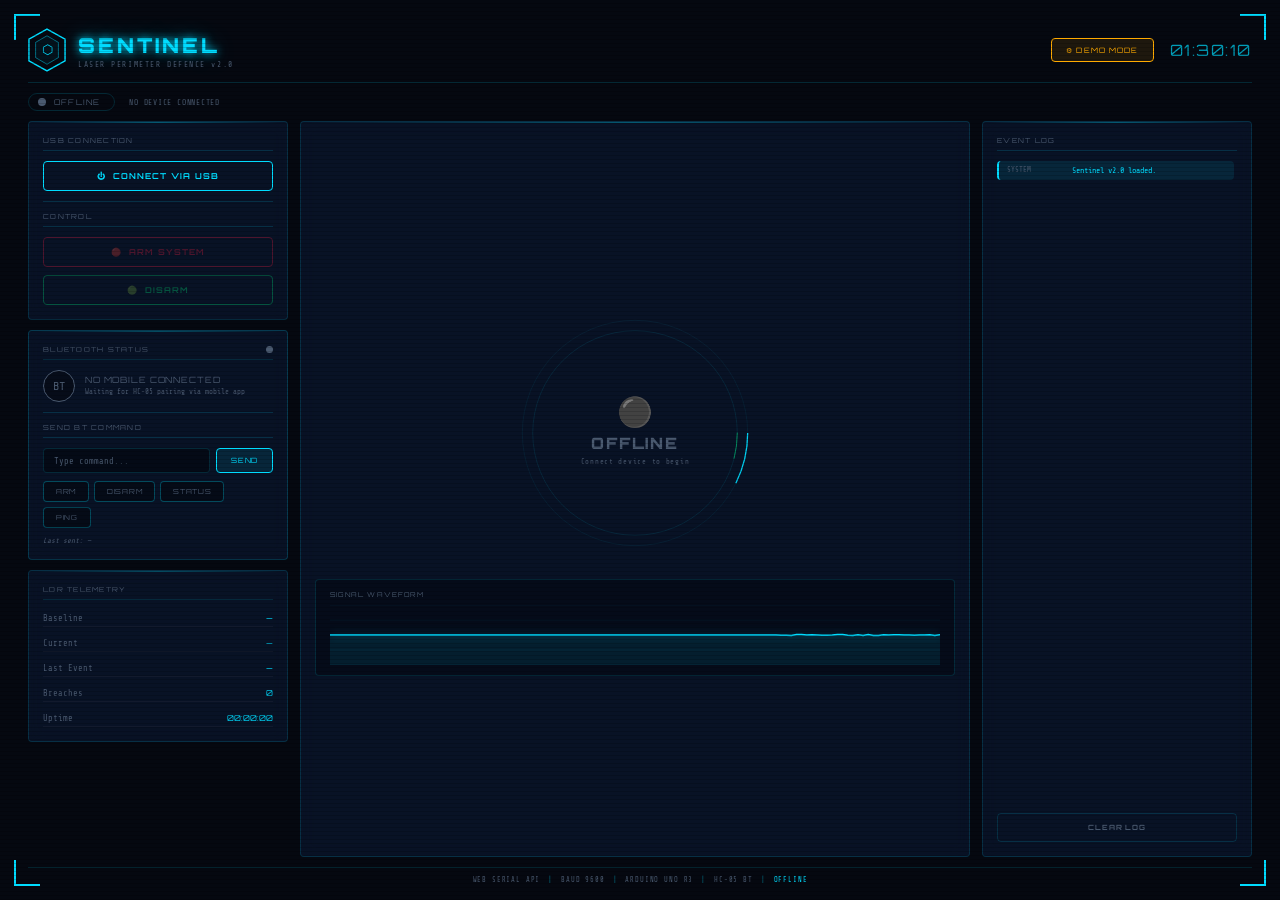
<file: web/index.html>
<!DOCTYPE html>
<html lang="en">
<head>
  <meta charset="UTF-8" />
  <meta name="viewport" content="width=device-width, initial-scale=1.0" />
  <title>SENTINEL // Security Command Center</title>
  <link rel="stylesheet" href="style.css" />
</head>
<body>

  <div class="scanlines" aria-hidden="true"></div>
  <div class="corner tl"></div>
  <div class="corner tr"></div>
  <div class="corner bl"></div>
  <div class="corner br"></div>

  <!-- Audio elements -->
  <audio id="audioAlarm" loop></audio>
  <audio id="audioArm"></audio>
  <audio id="audioDisarm"></audio>

  <div class="hud-wrapper">

    <!-- HEADER -->
    <header>
      <div class="logo-block">
        <svg class="logo-hex" viewBox="0 0 40 46" fill="none">
          <polygon points="20,1 39,11.5 39,34.5 20,45 1,34.5 1,11.5" stroke="#00dcff" stroke-width="1.5" fill="none"/>
          <polygon points="20,8 32,15 32,31 20,38 8,31 8,15" stroke="#00dcff" stroke-width="0.5" fill="rgba(0,220,255,0.05)"/>
          <text x="20" y="27" text-anchor="middle" fill="#00dcff" font-size="14" font-family="monospace">⬡</text>
        </svg>
        <div>
          <h1>SENTINEL</h1>
          <p class="subtitle">LASER PERIMETER DEFENCE v2.0</p>
        </div>
      </div>
      <div class="header-right">
        <button class="btn-demo" id="btnDemo">⚙ DEMO MODE</button>
        <div class="sys-time" id="sysTime">00:00:00</div>
      </div>
    </header>

    <!-- STATUS BAR -->
    <section class="status-bar">
      <div class="status-pill" id="statusPill">
        <span class="status-dot" id="statusDot"></span>
        <span id="statusText">OFFLINE</span>
      </div>
      <div class="port-label" id="portLabel">NO DEVICE CONNECTED</div>
      <div class="demo-badge hidden" id="demoBadge">◈ DEMO MODE ACTIVE</div>
    </section>

    <!-- MAIN GRID -->
    <main class="main-grid">

      <!-- LEFT PANEL: USB + BT + Telemetry -->
      <div class="left-col">

        <!-- USB Connection -->
        <div class="panel">
          <div class="panel-label">USB CONNECTION</div>
          <button class="btn btn-connect" id="btnConnect">
            <span>⏻</span> CONNECT VIA USB
          </button>
          <button class="btn btn-connect btn-disconnect hidden" id="btnDisconnect">
            <span>✕</span> DISCONNECT
          </button>
          <div class="divider"></div>
          <div class="panel-label">CONTROL</div>
          <button class="btn btn-arm" id="btnArm" disabled>
            <span>🔴</span> ARM SYSTEM
          </button>
          <button class="btn btn-disarm" id="btnDisarm" disabled>
            <span>🟢</span> DISARM
          </button>
        </div>

        <!-- Bluetooth Panel -->
        <div class="panel bt-panel">
          <div class="panel-label">
            <span>BLUETOOTH STATUS</span>
            <span class="bt-dot" id="btDot"></span>
          </div>
          <div class="bt-status-row">
            <span class="bt-icon" id="btIcon">BT</span>
            <div class="bt-info">
              <div class="bt-device-name" id="btDeviceName">NO MOBILE CONNECTED</div>
              <div class="bt-sub" id="btStatusSub">Waiting for HC-05 pairing via mobile app</div>
            </div>
          </div>
          <div class="divider"></div>
          <div class="panel-label">SEND BT COMMAND</div>
          <div class="bt-cmd-row">
            <input class="bt-input" id="btInput" type="text" placeholder="Type command..." maxlength="32" />
            <button class="btn-send" id="btnBtSend">SEND</button>
          </div>
          <div class="bt-cmd-presets">
            <button class="preset-btn" data-cmd="1">ARM</button>
            <button class="preset-btn" data-cmd="0">DISARM</button>
            <button class="preset-btn" data-cmd="STATUS">STATUS</button>
            <button class="preset-btn" data-cmd="PING">PING</button>
          </div>
          <div class="bt-last-cmd" id="btLastCmd">Last sent: —</div>
        </div>

        <!-- Telemetry -->
        <div class="panel">
          <div class="panel-label">LDR TELEMETRY</div>
          <div class="telemetry-row"><span>Baseline</span><span id="telBase">—</span></div>
          <div class="telemetry-row"><span>Current</span><span id="telCurrent">—</span></div>
          <div class="telemetry-row"><span>Last Event</span><span id="telLast">—</span></div>
          <div class="telemetry-row"><span>Breaches</span><span id="telBreaches">0</span></div>
          <div class="telemetry-row"><span>Uptime</span><span id="telUptime">00:00:00</span></div>
        </div>

      </div>

      <!-- CENTER PANEL -->
      <div class="panel center-panel">

        <!-- Big status ring -->
        <div class="big-status-ring" id="bigRing">
          <svg class="ring-svg" viewBox="0 0 300 300">
            <circle cx="150" cy="150" r="130" stroke="rgba(0,220,255,0.08)" stroke-width="1" fill="none"/>
            <circle cx="150" cy="150" r="118" stroke="rgba(0,220,255,0.12)" stroke-width="1" fill="none"/>
            <circle class="ring-spin" cx="150" cy="150" r="130" stroke="url(#spinGrad)" stroke-width="1.5" fill="none" stroke-dasharray="60 760"/>
            <circle class="ring-spin-rev" cx="150" cy="150" r="118" stroke="url(#spinGradRev)" stroke-width="1" fill="none" stroke-dasharray="30 710"/>
            <!-- tick marks -->
            <g id="ticks"></g>
            <defs>
              <linearGradient id="spinGrad" gradientUnits="userSpaceOnUse">
                <stop offset="0%" stop-color="#00dcff" stop-opacity="0"/>
                <stop offset="100%" stop-color="#00dcff" stop-opacity="1"/>
              </linearGradient>
              <linearGradient id="spinGradRev" gradientUnits="userSpaceOnUse">
                <stop offset="0%" stop-color="#00ff88" stop-opacity="0"/>
                <stop offset="100%" stop-color="#00ff88" stop-opacity="0.6"/>
              </linearGradient>
            </defs>
          </svg>
          <div class="ring-inner">
            <div class="ring-icon" id="ringIcon">⚫</div>
            <div class="ring-state" id="ringState">OFFLINE</div>
            <div class="ring-sub" id="ringSub">Connect device to begin</div>
          </div>
        </div>

        <!-- Waveform canvas -->
        <div class="waveform-container">
          <div class="waveform-label">SIGNAL WAVEFORM</div>
          <canvas id="waveCanvas" width="600" height="60"></canvas>
        </div>

        <!-- Alarm flash -->
        <div class="alarm-flash hidden" id="alarmFlash">⚠ BREACH DETECTED ⚠</div>

      </div>

      <!-- RIGHT PANEL: Event Log -->
      <div class="panel log-panel">
        <div class="panel-label">EVENT LOG</div>
        <div class="log-scroll" id="eventLog">
          <div class="log-entry log-system">
            <span class="log-time">SYSTEM</span>
            <span class="log-msg">Sentinel v2.0 loaded.</span>
          </div>
        </div>
        <button class="btn btn-clear" id="btnClear">CLEAR LOG</button>
      </div>

    </main>

    <!-- FOOTER -->
    <footer>
      <span>WEB SERIAL API</span>
      <span class="footer-sep">|</span>
      <span>BAUD 9600</span>
      <span class="footer-sep">|</span>
      <span>ARDUINO UNO R3</span>
      <span class="footer-sep">|</span>
      <span>HC-05 BT</span>
      <span class="footer-sep">|</span>
      <span id="footerStatus">STANDBY</span>
    </footer>

  </div>

  <!-- DEMO MODE MODAL -->
  <div class="modal-overlay hidden" id="demoOverlay">
    <div class="modal">
      <div class="modal-title">⚙ DEMO MODE</div>
      <p class="modal-desc">Simulate the system without an Arduino connected. Tests all UI states, sounds, and the event log.</p>
      <div class="demo-controls">
        <button class="demo-btn" id="demoArm">ARM SYSTEM</button>
        <button class="demo-btn demo-btn-disarm" id="demoDisarm">DISARM</button>
        <button class="demo-btn demo-btn-alarm" id="demoAlarm">TRIGGER ALARM</button>
        <button class="demo-btn" id="demoLdr">SIMULATE LDR DATA</button>
        <button class="demo-btn" id="demoCalib">SIMULATE CALIBRATION</button>
        <button class="demo-btn" id="demoBtConnect">SIMULATE BT CONNECT</button>
        <button class="demo-btn" id="demoBtDisconnect">SIMULATE BT DISCONNECT</button>
      </div>
      <button class="modal-close" id="demoClose">✕ CLOSE DEMO</button>
    </div>
  </div>

  <script src="script.js"></script>
</body>
</html>
</file>
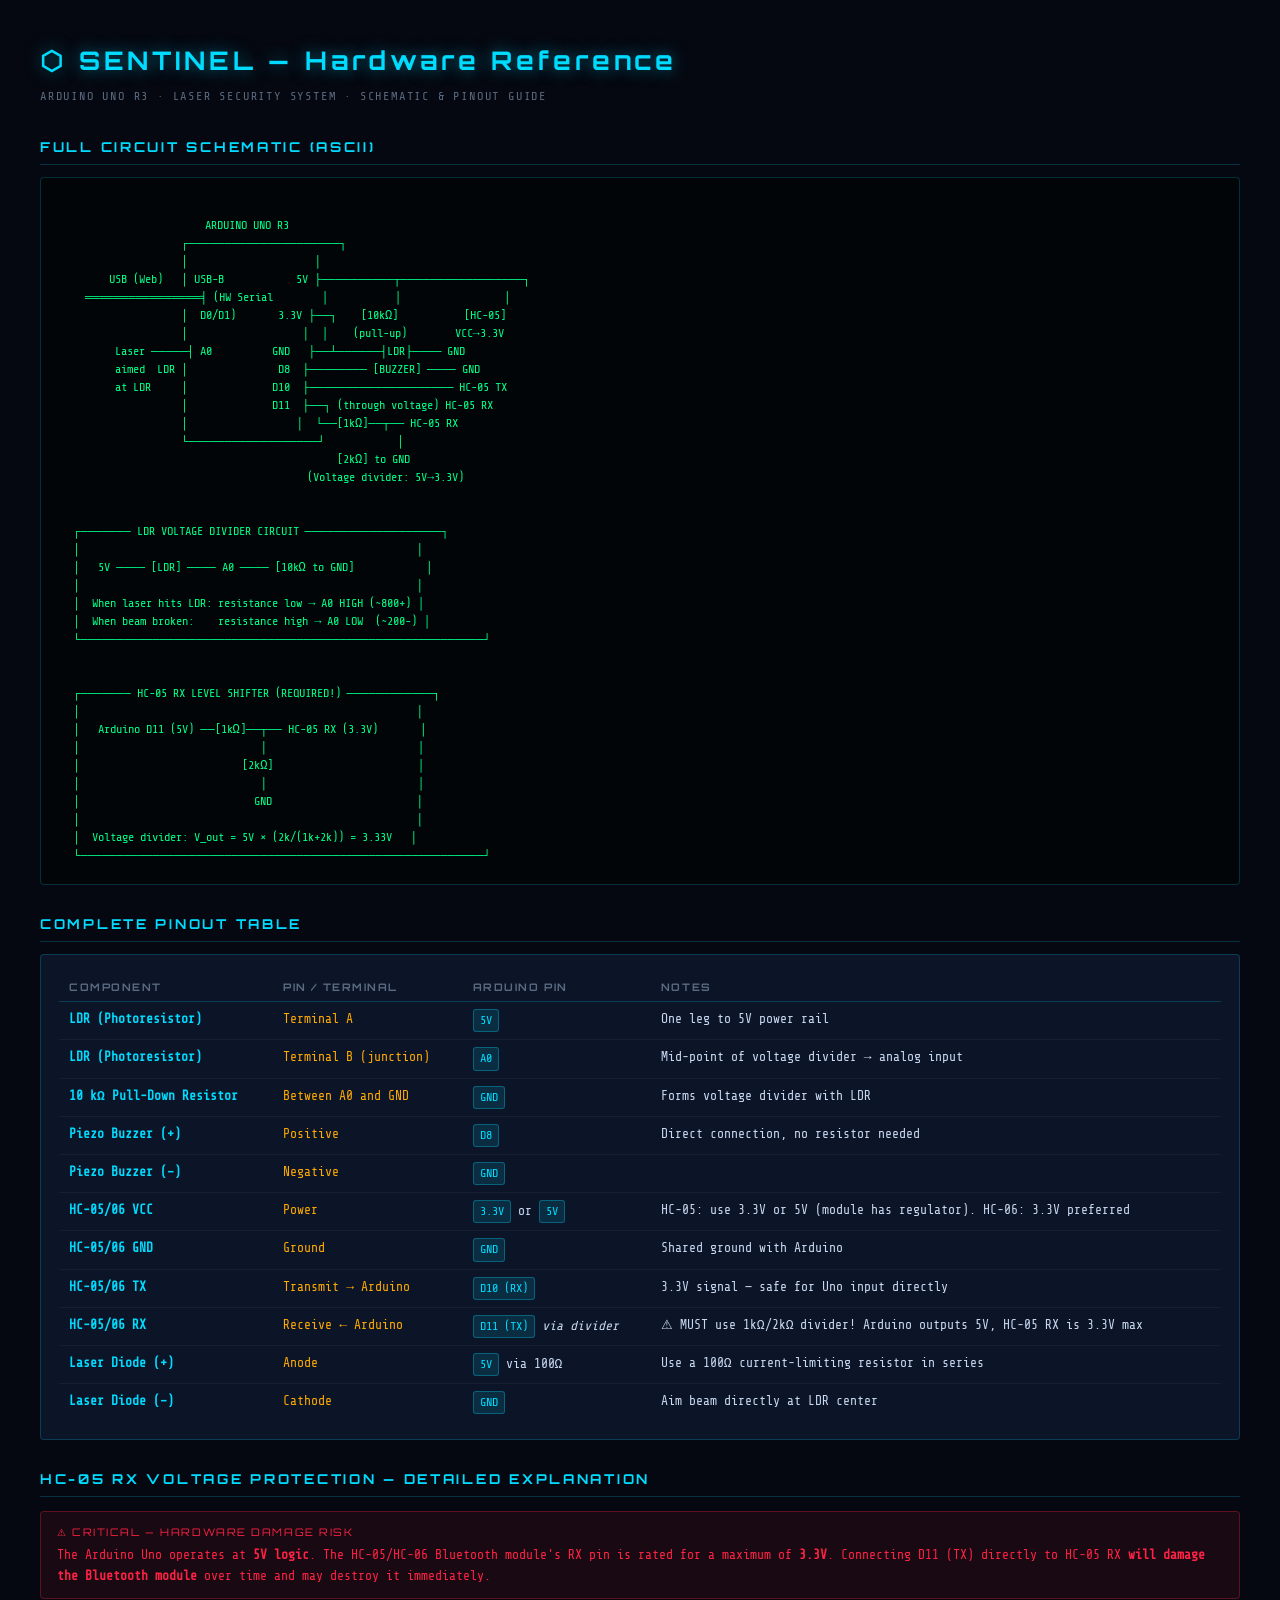
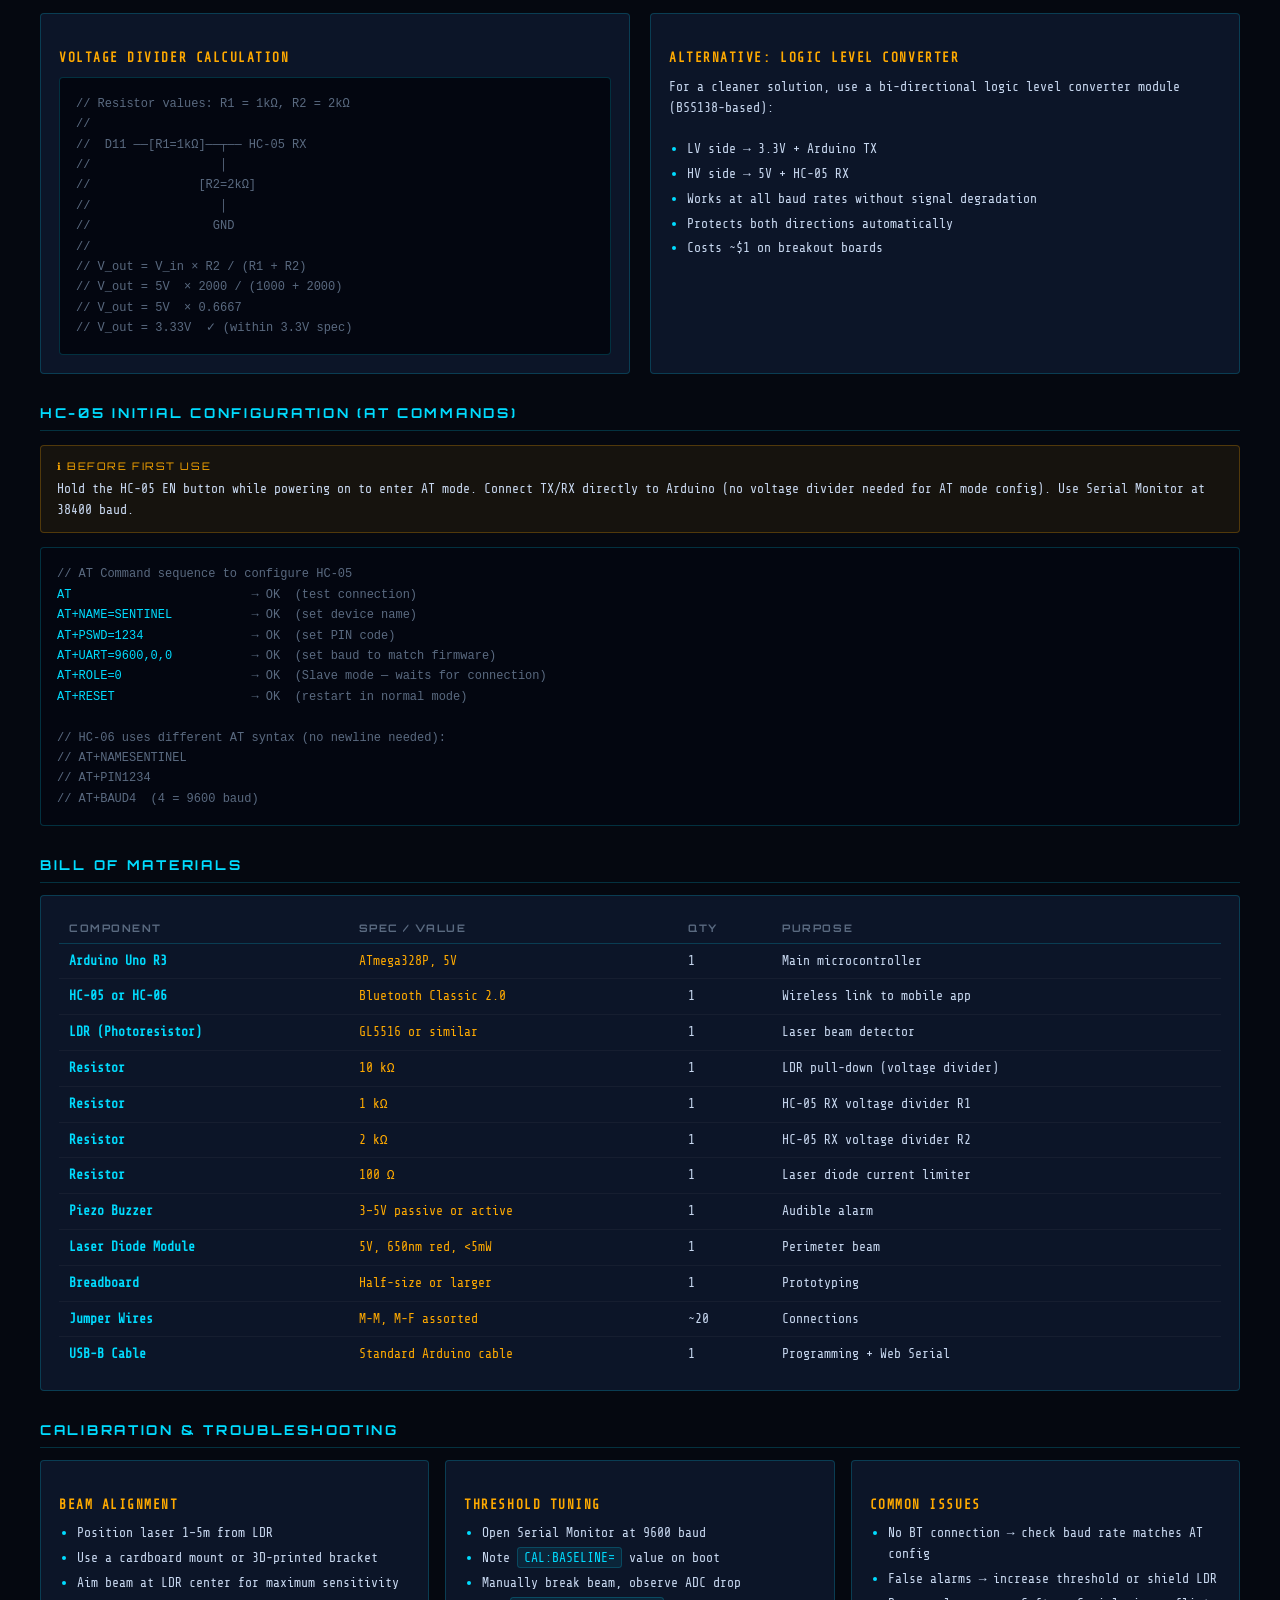
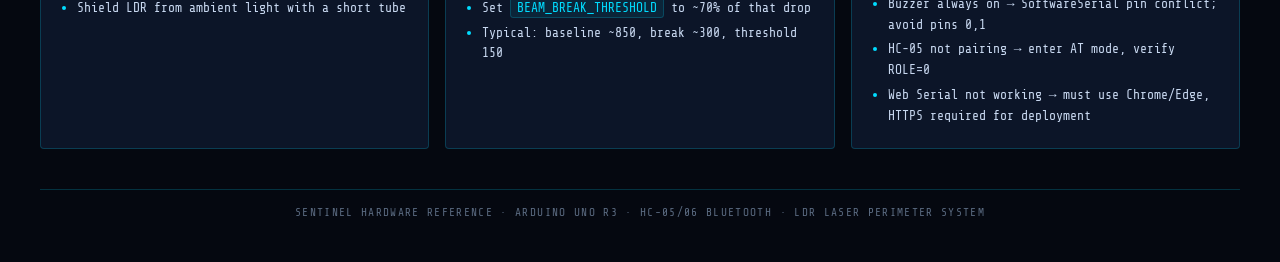
<file: hardware/hardware_schema.html>
<!DOCTYPE html>
<html lang="en">
<head>
<meta charset="UTF-8"/>
<title>SENTINEL — Hardware Schematic Guide</title>
<style>
  @import url('https://fonts.googleapis.com/css2?family=Share+Tech+Mono&family=Orbitron:wght@700&display=swap');

  :root {
    --bg: #050810; --panel: #0c1528; --border: rgba(0,220,255,0.2);
    --cyan: #00dcff; --green: #00ff88; --red: #ff2244; --amber: #ffaa00;
    --text: #c8d8f0; --dim: #5a6a80;
    --mono: 'Share Tech Mono', monospace;
    --hud: 'Orbitron', sans-serif;
  }
  * { box-sizing: border-box; margin:0; padding:0; }
  body { background:var(--bg); color:var(--text); font-family:var(--mono); font-size:13px; padding:40px; line-height:1.6; }

  h1 { font-family:var(--hud); font-size:1.6rem; color:var(--cyan); letter-spacing:.15em; margin-bottom:6px;
       text-shadow: 0 0 16px rgba(0,220,255,.5); }
  h2 { font-family:var(--hud); font-size:.85rem; color:var(--cyan); letter-spacing:.2em; margin:28px 0 12px;
       border-bottom:1px solid var(--border); padding-bottom:6px; }
  h3 { color:var(--amber); font-size:.8rem; letter-spacing:.12em; margin:16px 0 8px; }

  .subtitle { color:var(--dim); letter-spacing:.15em; font-size:.75rem; margin-bottom:30px; }

  .grid2 { display:grid; grid-template-columns:1fr 1fr; gap:20px; }
  .grid3 { display:grid; grid-template-columns:1fr 1fr 1fr; gap:16px; }

  .panel { background:var(--panel); border:1px solid var(--border); border-radius:4px; padding:18px; }

  table { width:100%; border-collapse:collapse; }
  th { font-family:var(--hud); font-size:.65rem; letter-spacing:.15em; color:var(--dim);
       text-align:left; padding:6px 10px; border-bottom:1px solid var(--border); }
  td { padding:7px 10px; border-bottom:1px solid rgba(255,255,255,.04); vertical-align:top; }
  tr:last-child td { border-bottom:none; }
  td:first-child { color:var(--cyan); font-weight:bold; white-space:nowrap; }
  td:nth-child(2) { color:var(--amber); }

  .note { background:rgba(255,170,0,.07); border:1px solid rgba(255,170,0,.25); border-radius:4px;
          padding:12px 16px; margin:14px 0; }
  .danger { background:rgba(255,34,68,.08); border:1px solid rgba(255,34,68,.3); border-radius:4px;
            padding:12px 16px; margin:14px 0; color:var(--red); }
  .note-label { font-family:var(--hud); font-size:.65rem; color:var(--amber); letter-spacing:.15em; margin-bottom:4px; }
  .danger-label { font-family:var(--hud); font-size:.65rem; color:var(--red); letter-spacing:.15em; margin-bottom:4px; }

  code { background:rgba(0,220,255,.08); border:1px solid rgba(0,220,255,.2); border-radius:3px;
         padding:2px 6px; color:var(--cyan); font-family:var(--mono); }

  pre { background:#030610; border:1px solid var(--border); border-radius:4px; padding:16px;
        overflow-x:auto; color:var(--green); line-height:1.7; font-size:12px; }
  pre .c { color:var(--dim); }
  pre .k { color:var(--amber); }
  pre .n { color:var(--cyan); }

  /* ASCII Schematic */
  .schematic { background:#020508; border:1px solid var(--border); border-radius:4px;
               padding:20px; overflow-x:auto; white-space:pre; font-size:12px;
               color:var(--green); line-height:1.5; }

  .pin-badge { display:inline-block; background:rgba(0,220,255,.12); border:1px solid rgba(0,220,255,.3);
               border-radius:3px; padding:1px 6px; color:var(--cyan); font-size:.75rem; }

  ul { padding-left:18px; }
  li { margin-bottom:4px; }
  li::marker { color:var(--cyan); }

  footer { margin-top:40px; padding-top:14px; border-top:1px solid var(--border);
           color:var(--dim); font-size:.7rem; letter-spacing:.12em; text-align:center; }
</style>
</head>
<body>

<h1>⬡ SENTINEL — Hardware Reference</h1>
<p class="subtitle">ARDUINO UNO R3 · LASER SECURITY SYSTEM · SCHEMATIC & PINOUT GUIDE</p>

<!-- ── Full Schematic ─────────────────────────────────────── -->
<h2>FULL CIRCUIT SCHEMATIC (ASCII)</h2>
<div class="schematic">
                        ARDUINO UNO R3
                    ┌─────────────────────┐
                    │                     │
        USB (Web)   │ USB-B            5V ├──────────┬─────────────────┐
    ════════════════╡ (HW Serial        │           │                 │
                    │  D0/D1)       3.3V ├──┐    [10kΩ]           [HC-05]
                    │                   │  │    (pull-up)        VCC→3.3V
         Laser ─────┤ A0          GND   ├──┴──────┤LDR├──── GND
         aimed  LDR │               D8  ├──────── [BUZZER] ──── GND
         at LDR     │              D10  ├──────────────────── HC-05 TX
                    │              D11  ├──┐ (through voltage) HC-05 RX
                    │                  │  └──[1kΩ]──┬── HC-05 RX
                    └──────────────────┘            │
                                              [2kΩ] to GND
                                         (Voltage divider: 5V→3.3V)


  ┌─────── LDR VOLTAGE DIVIDER CIRCUIT ───────────────────┐
  │                                                        │
  │   5V ──── [LDR] ──── A0 ──── [10kΩ to GND]            │
  │                                                        │
  │  When laser hits LDR: resistance low → A0 HIGH (~800+) │
  │  When beam broken:    resistance high → A0 LOW  (~200-) │
  └────────────────────────────────────────────────────────┘


  ┌─────── HC-05 RX LEVEL SHIFTER (REQUIRED!) ────────────┐
  │                                                        │
  │   Arduino D11 (5V) ──[1kΩ]──┬── HC-05 RX (3.3V)       │
  │                              │                         │
  │                           [2kΩ]                        │
  │                              │                         │
  │                             GND                        │
  │                                                        │
  │  Voltage divider: V_out = 5V × (2k/(1k+2k)) = 3.33V   │
  └────────────────────────────────────────────────────────┘
</div>

<!-- ── Pin Table ──────────────────────────────────────────── -->
<h2>COMPLETE PINOUT TABLE</h2>
<div class="panel">
  <table>
    <thead>
      <tr><th>COMPONENT</th><th>PIN / TERMINAL</th><th>ARDUINO PIN</th><th>NOTES</th></tr>
    </thead>
    <tbody>
      <tr>
        <td>LDR (Photoresistor)</td>
        <td>Terminal A</td>
        <td><span class="pin-badge">5V</span></td>
        <td>One leg to 5V power rail</td>
      </tr>
      <tr>
        <td>LDR (Photoresistor)</td>
        <td>Terminal B (junction)</td>
        <td><span class="pin-badge">A0</span></td>
        <td>Mid-point of voltage divider → analog input</td>
      </tr>
      <tr>
        <td>10 kΩ Pull-Down Resistor</td>
        <td>Between A0 and GND</td>
        <td><span class="pin-badge">GND</span></td>
        <td>Forms voltage divider with LDR</td>
      </tr>
      <tr>
        <td>Piezo Buzzer (+)</td>
        <td>Positive</td>
        <td><span class="pin-badge">D8</span></td>
        <td>Direct connection, no resistor needed</td>
      </tr>
      <tr>
        <td>Piezo Buzzer (−)</td>
        <td>Negative</td>
        <td><span class="pin-badge">GND</span></td>
        <td></td>
      </tr>
      <tr>
        <td>HC-05/06 VCC</td>
        <td>Power</td>
        <td><span class="pin-badge">3.3V</span> or <span class="pin-badge">5V</span></td>
        <td>HC-05: use 3.3V or 5V (module has regulator). HC-06: 3.3V preferred</td>
      </tr>
      <tr>
        <td>HC-05/06 GND</td>
        <td>Ground</td>
        <td><span class="pin-badge">GND</span></td>
        <td>Shared ground with Arduino</td>
      </tr>
      <tr>
        <td>HC-05/06 TX</td>
        <td>Transmit → Arduino</td>
        <td><span class="pin-badge">D10 (RX)</span></td>
        <td>3.3V signal — safe for Uno input directly</td>
      </tr>
      <tr>
        <td>HC-05/06 RX</td>
        <td>Receive ← Arduino</td>
        <td><span class="pin-badge">D11 (TX)</span> <em>via divider</em></td>
        <td>⚠ MUST use 1kΩ/2kΩ divider! Arduino outputs 5V, HC-05 RX is 3.3V max</td>
      </tr>
      <tr>
        <td>Laser Diode (+)</td>
        <td>Anode</td>
        <td><span class="pin-badge">5V</span> via 100Ω</td>
        <td>Use a 100Ω current-limiting resistor in series</td>
      </tr>
      <tr>
        <td>Laser Diode (−)</td>
        <td>Cathode</td>
        <td><span class="pin-badge">GND</span></td>
        <td>Aim beam directly at LDR center</td>
      </tr>
    </tbody>
  </table>
</div>

<!-- ── HC-05 Voltage Divider Detail ──────────────────────── -->
<h2>HC-05 RX VOLTAGE PROTECTION — DETAILED EXPLANATION</h2>

<div class="danger">
  <div class="danger-label">⚠ CRITICAL — HARDWARE DAMAGE RISK</div>
  The Arduino Uno operates at <strong>5V logic</strong>. The HC-05/HC-06 Bluetooth module's RX pin is 
  rated for a maximum of <strong>3.3V</strong>. Connecting D11 (TX) directly to HC-05 RX 
  <strong>will damage the Bluetooth module</strong> over time and may destroy it immediately.
</div>

<div class="grid2">
  <div class="panel">
    <h3>VOLTAGE DIVIDER CALCULATION</h3>
    <pre><span class="c">// Resistor values: R1 = 1kΩ, R2 = 2kΩ
//
//  D11 ──[R1=1kΩ]──┬── HC-05 RX
//                  │
//               [R2=2kΩ]
//                  │
//                 GND
//
// V_out = V_in × R2 / (R1 + R2)
// V_out = 5V  × 2000 / (1000 + 2000)
// V_out = 5V  × 0.6667
// V_out = 3.33V  ✓ (within 3.3V spec)</span></pre>
  </div>

  <div class="panel">
    <h3>ALTERNATIVE: LOGIC LEVEL CONVERTER</h3>
    <p>For a cleaner solution, use a bi-directional logic level converter module (BSS138-based):</p>
    <br/>
    <ul>
      <li>LV side → 3.3V + Arduino TX</li>
      <li>HV side → 5V + HC-05 RX</li>
      <li>Works at all baud rates without signal degradation</li>
      <li>Protects both directions automatically</li>
      <li>Costs ~$1 on breakout boards</li>
    </ul>
  </div>
</div>

<!-- ── HC-05 Config ───────────────────────────────────────── -->
<h2>HC-05 INITIAL CONFIGURATION (AT COMMANDS)</h2>
<div class="note">
  <div class="note-label">ℹ BEFORE FIRST USE</div>
  Hold the HC-05 EN button while powering on to enter AT mode. Connect TX/RX directly to Arduino
  (no voltage divider needed for AT mode config). Use Serial Monitor at 38400 baud.
</div>
<pre><span class="c">// AT Command sequence to configure HC-05</span>
<span class="n">AT</span>                         <span class="c">→ OK  (test connection)</span>
<span class="n">AT+NAME=SENTINEL</span>           <span class="c">→ OK  (set device name)</span>
<span class="n">AT+PSWD=1234</span>               <span class="c">→ OK  (set PIN code)</span>
<span class="n">AT+UART=9600,0,0</span>           <span class="c">→ OK  (set baud to match firmware)</span>
<span class="n">AT+ROLE=0</span>                  <span class="c">→ OK  (Slave mode — waits for connection)</span>
<span class="n">AT+RESET</span>                   <span class="c">→ OK  (restart in normal mode)</span>

<span class="c">// HC-06 uses different AT syntax (no newline needed):
// AT+NAMESENTINEL
// AT+PIN1234
// AT+BAUD4  (4 = 9600 baud)</span></pre>

<!-- ── Parts List ─────────────────────────────────────────── -->
<h2>BILL OF MATERIALS</h2>
<div class="panel">
  <table>
    <thead>
      <tr><th>COMPONENT</th><th>SPEC / VALUE</th><th>QTY</th><th>PURPOSE</th></tr>
    </thead>
    <tbody>
      <tr><td>Arduino Uno R3</td><td>ATmega328P, 5V</td><td>1</td><td>Main microcontroller</td></tr>
      <tr><td>HC-05 or HC-06</td><td>Bluetooth Classic 2.0</td><td>1</td><td>Wireless link to mobile app</td></tr>
      <tr><td>LDR (Photoresistor)</td><td>GL5516 or similar</td><td>1</td><td>Laser beam detector</td></tr>
      <tr><td>Resistor</td><td>10 kΩ</td><td>1</td><td>LDR pull-down (voltage divider)</td></tr>
      <tr><td>Resistor</td><td>1 kΩ</td><td>1</td><td>HC-05 RX voltage divider R1</td></tr>
      <tr><td>Resistor</td><td>2 kΩ</td><td>1</td><td>HC-05 RX voltage divider R2</td></tr>
      <tr><td>Resistor</td><td>100 Ω</td><td>1</td><td>Laser diode current limiter</td></tr>
      <tr><td>Piezo Buzzer</td><td>3–5V passive or active</td><td>1</td><td>Audible alarm</td></tr>
      <tr><td>Laser Diode Module</td><td>5V, 650nm red, &lt;5mW</td><td>1</td><td>Perimeter beam</td></tr>
      <tr><td>Breadboard</td><td>Half-size or larger</td><td>1</td><td>Prototyping</td></tr>
      <tr><td>Jumper Wires</td><td>M-M, M-F assorted</td><td>~20</td><td>Connections</td></tr>
      <tr><td>USB-B Cable</td><td>Standard Arduino cable</td><td>1</td><td>Programming + Web Serial</td></tr>
    </tbody>
  </table>
</div>

<!-- ── Calibration Tips ───────────────────────────────────── -->
<h2>CALIBRATION & TROUBLESHOOTING</h2>
<div class="grid3">
  <div class="panel">
    <h3>BEAM ALIGNMENT</h3>
    <ul>
      <li>Position laser 1–5m from LDR</li>
      <li>Use a cardboard mount or 3D-printed bracket</li>
      <li>Aim beam at LDR center for maximum sensitivity</li>
      <li>Shield LDR from ambient light with a short tube</li>
    </ul>
  </div>
  <div class="panel">
    <h3>THRESHOLD TUNING</h3>
    <ul>
      <li>Open Serial Monitor at 9600 baud</li>
      <li>Note <code>CAL:BASELINE=</code> value on boot</li>
      <li>Manually break beam, observe ADC drop</li>
      <li>Set <code>BEAM_BREAK_THRESHOLD</code> to ~70% of that drop</li>
      <li>Typical: baseline ~850, break ~300, threshold 150</li>
    </ul>
  </div>
  <div class="panel">
    <h3>COMMON ISSUES</h3>
    <ul>
      <li>No BT connection → check baud rate matches AT config</li>
      <li>False alarms → increase threshold or shield LDR</li>
      <li>Buzzer always on → SoftwareSerial pin conflict; avoid pins 0,1</li>
      <li>HC-05 not pairing → enter AT mode, verify ROLE=0</li>
      <li>Web Serial not working → must use Chrome/Edge, HTTPS required for deployment</li>
    </ul>
  </div>
</div>

<footer>
  SENTINEL HARDWARE REFERENCE · ARDUINO UNO R3 · HC-05/06 BLUETOOTH · LDR LASER PERIMETER SYSTEM
</footer>

</body>
</html>
</file>
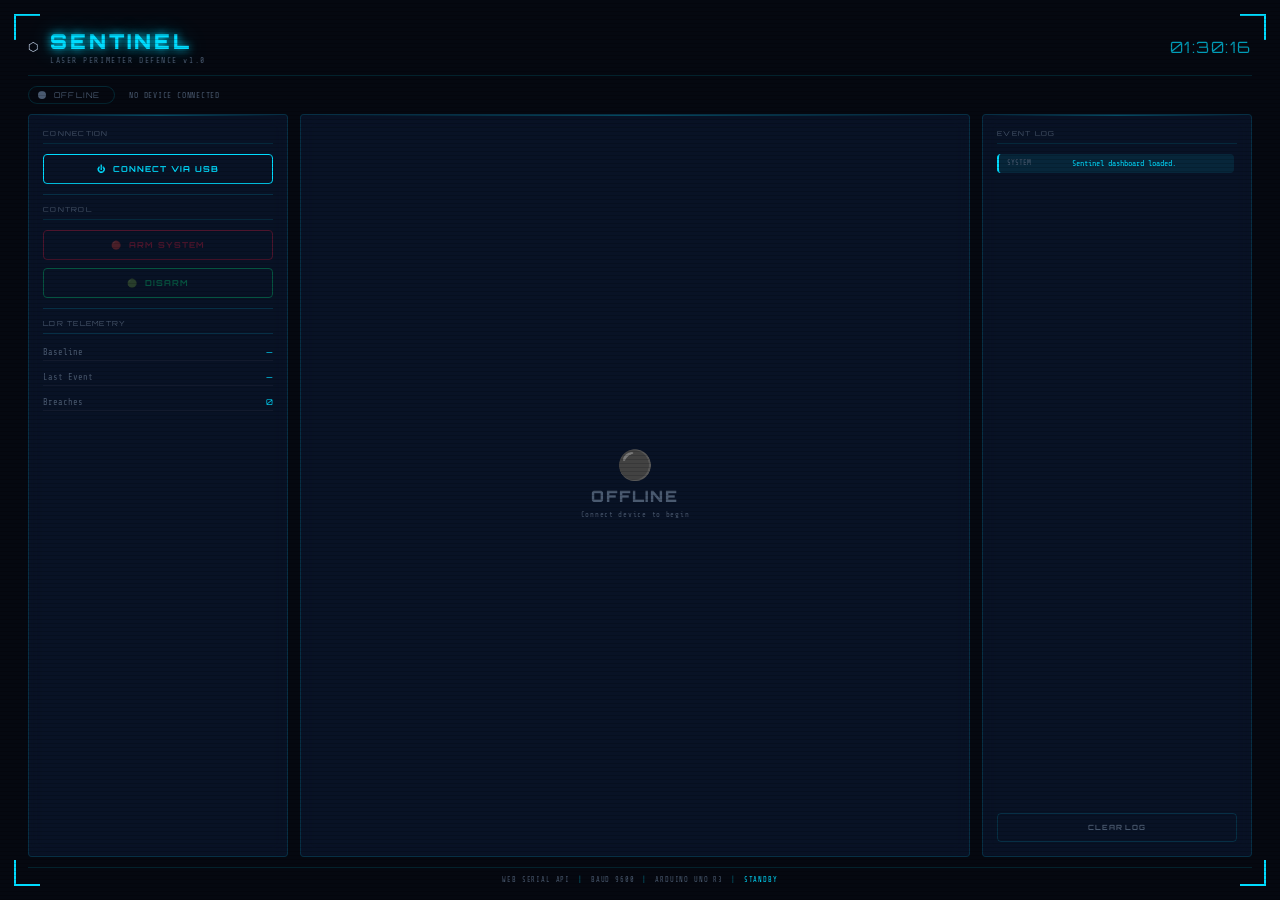
<file: web/index (1).html>
<!DOCTYPE html>
<html lang="en">
<head>
  <meta charset="UTF-8" />
  <meta name="viewport" content="width=device-width, initial-scale=1.0" />
  <title>SENTINEL // Security Command Center</title>
  <link rel="stylesheet" href="style.css" />
</head>
<body>

  <!-- Scanline overlay -->
  <div class="scanlines" aria-hidden="true"></div>
  <!-- Corner brackets -->
  <div class="corner tl" aria-hidden="true"></div>
  <div class="corner tr" aria-hidden="true"></div>
  <div class="corner bl" aria-hidden="true"></div>
  <div class="corner br" aria-hidden="true"></div>

  <div class="hud-wrapper">

    <!-- ── HEADER ── -->
    <header>
      <div class="logo-block">
        <span class="logo-icon">⬡</span>
        <div>
          <h1>SENTINEL</h1>
          <p class="subtitle">LASER PERIMETER DEFENCE v1.0</p>
        </div>
      </div>
      <div class="sys-time" id="sysTime">00:00:00</div>
    </header>

    <!-- ── STATUS BAR ── -->
    <section class="status-bar">
      <div class="status-pill" id="statusPill">
        <span class="status-dot" id="statusDot"></span>
        <span id="statusText">OFFLINE</span>
      </div>
      <div class="port-label" id="portLabel">NO DEVICE CONNECTED</div>
    </section>

    <!-- ── MAIN GRID ── -->
    <main class="main-grid">

      <!-- LEFT: Connection + Controls -->
      <div class="panel controls-panel">
        <div class="panel-label">CONNECTION</div>

        <button class="btn btn-connect" id="btnConnect">
          <span class="btn-icon">⏻</span>
          CONNECT VIA USB
        </button>
        <button class="btn btn-connect btn-disconnect hidden" id="btnDisconnect">
          <span class="btn-icon">✕</span>
          DISCONNECT
        </button>

        <div class="divider"></div>
        <div class="panel-label">CONTROL</div>

        <button class="btn btn-arm" id="btnArm" disabled>
          <span class="btn-icon">🔴</span>
          ARM SYSTEM
        </button>
        <button class="btn btn-disarm" id="btnDisarm" disabled>
          <span class="btn-icon">🟢</span>
          DISARM
        </button>

        <div class="divider"></div>
        <div class="panel-label">LDR TELEMETRY</div>
        <div class="telemetry-row">
          <span>Baseline</span>
          <span id="telBase">—</span>
        </div>
        <div class="telemetry-row">
          <span>Last Event</span>
          <span id="telLast">—</span>
        </div>
        <div class="telemetry-row">
          <span>Breaches</span>
          <span id="telBreaches">0</span>
        </div>
      </div>

      <!-- CENTER: Big status display -->
      <div class="panel center-panel">
        <div class="big-status-ring" id="bigRing">
          <div class="ring-inner">
            <div class="ring-icon" id="ringIcon">⚫</div>
            <div class="ring-state" id="ringState">OFFLINE</div>
            <div class="ring-sub" id="ringSub">Connect device to begin</div>
          </div>
        </div>

        <!-- Alarm flash overlay -->
        <div class="alarm-flash hidden" id="alarmFlash">
          ⚠ BREACH DETECTED ⚠
        </div>
      </div>

      <!-- RIGHT: Event log -->
      <div class="panel log-panel">
        <div class="panel-label">EVENT LOG</div>
        <div class="log-scroll" id="eventLog">
          <div class="log-entry log-system">
            <span class="log-time">SYSTEM</span>
            <span class="log-msg">Sentinel dashboard loaded.</span>
          </div>
        </div>
        <button class="btn btn-clear" id="btnClear">CLEAR LOG</button>
      </div>

    </main>

    <!-- ── FOOTER ── -->
    <footer>
      <span>WEB SERIAL API</span>
      <span class="footer-sep">|</span>
      <span>BAUD 9600</span>
      <span class="footer-sep">|</span>
      <span>ARDUINO UNO R3</span>
      <span class="footer-sep">|</span>
      <span id="footerStatus">STANDBY</span>
    </footer>

  </div><!-- /hud-wrapper -->

  <script src="script.js"></script>
</body>
</html>
</file>
<file: web/style.css>
@import url('https://fonts.googleapis.com/css2?family=Share+Tech+Mono&family=Orbitron:wght@400;700;900&display=swap');

:root {
  --bg:        #050810;
  --bg2:       #080d1a;
  --bg3:       #0c1528;
  --panel:     rgba(10,20,40,0.88);
  --border:    rgba(0,220,255,0.15);
  --border-hi: rgba(0,220,255,0.5);

  --cyan:      #00dcff;
  --cyan-dim:  rgba(0,220,255,0.1);
  --cyan-glow: 0 0 8px #00dcff, 0 0 22px rgba(0,220,255,0.4);

  --green:     #00ff88;
  --green-dim: rgba(0,255,136,0.1);
  --green-glow:0 0 8px #00ff88, 0 0 22px rgba(0,255,136,0.4);

  --red:       #ff2244;
  --red-dim:   rgba(255,34,68,0.1);
  --red-glow:  0 0 8px #ff2244, 0 0 24px rgba(255,34,68,0.5);

  --amber:     #ffaa00;
  --amber-dim: rgba(255,170,0,0.1);
  --amber-glow:0 0 8px #ffaa00, 0 0 22px rgba(255,170,0,0.4);

  --text:      #c8d8f0;
  --text-dim:  #4a5a70;
  --mono:      'Share Tech Mono', monospace;
  --hud:       'Orbitron', sans-serif;
  --radius:    4px;
  --trans:     0.18s ease;
}

*, *::before, *::after { box-sizing:border-box; margin:0; padding:0; }

html, body {
  height: 100%;
  background: var(--bg);
  color: var(--text);
  font-family: var(--mono);
  font-size: 12px;
  overflow: hidden;
}

/* ── Scanlines ─────────────────────────────────────────────── */
.scanlines {
  position: fixed; inset: 0; pointer-events: none; z-index: 9999;
  background: repeating-linear-gradient(to bottom, transparent 0px, transparent 3px, rgba(0,0,0,0.15) 3px, rgba(0,0,0,0.15) 4px);
}

/* ── Corners ───────────────────────────────────────────────── */
.corner { position:fixed; width:26px; height:26px; pointer-events:none; z-index:1000; }
.tl { top:14px; left:14px;  border-top:2px solid var(--cyan); border-left:2px solid var(--cyan); }
.tr { top:14px; right:14px; border-top:2px solid var(--cyan); border-right:2px solid var(--cyan); }
.bl { bottom:14px; left:14px;  border-bottom:2px solid var(--cyan); border-left:2px solid var(--cyan); }
.br { bottom:14px; right:14px; border-bottom:2px solid var(--cyan); border-right:2px solid var(--cyan); }

/* ── Wrapper ───────────────────────────────────────────────── */
.hud-wrapper {
  display: flex; flex-direction: column;
  height: 100vh; padding: 28px 28px 16px; gap: 10px;
  max-width: 1500px; margin: 0 auto;
}

/* ── Header ────────────────────────────────────────────────── */
header {
  display: flex; align-items: center; justify-content: space-between;
  padding-bottom: 10px; border-bottom: 1px solid var(--border);
}
.logo-block { display:flex; align-items:center; gap:12px; }
.logo-hex { width:38px; height:44px; animation: hexPulse 3s ease-in-out infinite; }
h1 {
  font-family: var(--hud); font-weight:900; font-size:1.7rem;
  color: var(--cyan); letter-spacing:.15em;
  text-shadow: var(--cyan-glow);
}
.subtitle { font-size:.65rem; color:var(--text-dim); letter-spacing:.2em; margin-top:2px; }
.header-right { display:flex; align-items:center; gap:16px; }

.btn-demo {
  background: var(--amber-dim); border:1px solid var(--amber);
  color: var(--amber); font-family:var(--hud); font-size:.62rem;
  letter-spacing:.15em; padding:6px 14px; border-radius:var(--radius);
  cursor:pointer; transition:var(--trans);
}
.btn-demo:hover { background:rgba(255,170,0,0.2); box-shadow:var(--amber-glow); }
.btn-demo.active { background:rgba(255,170,0,0.25); box-shadow:var(--amber-glow); animation:ambPulse 1s infinite; }

.sys-time {
  font-family:var(--hud); font-size:1.3rem; color:var(--cyan);
  letter-spacing:.1em; opacity:.7;
}

/* ── Status Bar ─────────────────────────────────────────────── */
.status-bar { display:flex; align-items:center; gap:14px; }
.status-pill {
  display:flex; align-items:center; gap:8px;
  padding:3px 14px 3px 9px; border:1px solid var(--border);
  border-radius:100px; font-family:var(--hud); font-size:.65rem;
  letter-spacing:.15em; color:var(--text-dim); transition:var(--trans);
}
.status-dot {
  width:8px; height:8px; border-radius:50%;
  background:var(--text-dim); transition:background var(--trans), box-shadow var(--trans);
}
.port-label { font-size:.65rem; color:var(--text-dim); letter-spacing:.1em; }
.demo-badge {
  font-family:var(--hud); font-size:.6rem; letter-spacing:.15em;
  color:var(--amber); border:1px solid var(--amber);
  padding:2px 10px; border-radius:100px;
  background:var(--amber-dim); animation:ambPulse 1.5s infinite;
}

/* State classes */
.state-disarmed .status-dot { background:var(--green); box-shadow:var(--green-glow); }
.state-disarmed .status-pill { border-color:var(--green); color:var(--green); }
.state-armed    .status-dot { background:var(--amber); box-shadow:var(--amber-glow); }
.state-armed    .status-pill { border-color:var(--amber); color:var(--amber); }
.state-alarm    .status-dot { background:var(--red); box-shadow:var(--red-glow); }
.state-alarm    .status-pill { border-color:var(--red); color:var(--red); animation:redFlicker .3s infinite; }

/* ── Main Grid ──────────────────────────────────────────────── */
.main-grid {
  flex: 1; display: grid;
  grid-template-columns: 260px 1fr 270px;
  gap: 12px; min-height: 0;
}

.left-col { display:flex; flex-direction:column; gap:10px; overflow-y:auto; }
.left-col::-webkit-scrollbar { width:2px; }
.left-col::-webkit-scrollbar-thumb { background:var(--border-hi); }

/* ── Panels ─────────────────────────────────────────────────── */
.panel {
  background: var(--panel); border:1px solid var(--border);
  border-radius:var(--radius); padding:14px;
  display:flex; flex-direction:column; gap:8px;
  backdrop-filter:blur(8px); position:relative; overflow:hidden;
}
.panel::before {
  content:''; position:absolute; top:0; left:0; right:0; height:1px;
  background:linear-gradient(90deg,transparent,var(--cyan),transparent);
  opacity:.35;
}
.panel-label {
  font-family:var(--hud); font-size:.58rem; letter-spacing:.18em;
  color:var(--text-dim); border-bottom:1px solid var(--border);
  padding-bottom:5px; margin-bottom:2px;
  display:flex; align-items:center; justify-content:space-between;
}
.divider { height:1px; background:var(--border); margin:2px 0; }

/* ── Buttons ────────────────────────────────────────────────── */
.btn {
  display:flex; align-items:center; justify-content:center; gap:7px;
  padding:9px 12px; border:1px solid; border-radius:var(--radius);
  font-family:var(--hud); font-size:.68rem; font-weight:700;
  letter-spacing:.12em; cursor:pointer; background:transparent;
  transition:all var(--trans); width:100%;
}
.btn:disabled { opacity:.28; cursor:not-allowed; }
.btn-connect  { border-color:var(--cyan); color:var(--cyan); }
.btn-connect:not(:disabled):hover { background:var(--cyan-dim); box-shadow:var(--cyan-glow); }
.btn-arm      { border-color:var(--red); color:var(--red); }
.btn-arm:not(:disabled):hover { background:var(--red-dim); box-shadow:var(--red-glow); }
.btn-disarm   { border-color:var(--green); color:var(--green); }
.btn-disarm:not(:disabled):hover { background:var(--green-dim); box-shadow:var(--green-glow); }
.btn-clear    { border-color:var(--border); color:var(--text-dim); margin-top:auto; font-size:.6rem; }
.btn-clear:hover { border-color:var(--text-dim); background:rgba(255,255,255,.03); }
.hidden { display:none !important; visibility:hidden !important; }

/* ── Telemetry ──────────────────────────────────────────────── */
.telemetry-row {
  display:flex; justify-content:space-between; font-size:.72rem;
  padding:3px 0; border-bottom:1px solid rgba(255,255,255,.04); color:var(--text-dim);
}
.telemetry-row span:last-child { color:var(--cyan); font-family:var(--hud); font-size:.68rem; }

/* ── Bluetooth Panel ────────────────────────────────────────── */
.bt-panel { border-color: rgba(0,220,255,0.2); }
.bt-dot {
  width:7px; height:7px; border-radius:50%;
  background:var(--text-dim); transition:background .3s, box-shadow .3s;
}
.bt-dot.connected { background:var(--cyan); box-shadow:var(--cyan-glow); animation:btPing 2s infinite; }

.bt-status-row { display:flex; align-items:center; gap:10px; }
.bt-icon {
  width: 32px; height: 32px; flex-shrink:0;
  border: 1.5px solid var(--text-dim); border-radius: 50%;
  display: flex; align-items:center; justify-content:center;
  font-size: 1rem; color: var(--text-dim);
  transition: color .3s, border-color .3s, box-shadow .3s;
  background: rgba(0,0,0,.3);
}
.bt-icon.connected {
  color: var(--cyan); border-color: var(--cyan);
  box-shadow: var(--cyan-glow);
}
.bt-device-name {
  font-family:var(--hud); font-size:.72rem; color:var(--text-dim);
  letter-spacing:.1em; transition:color .3s;
}
.bt-device-name.connected { color:var(--cyan); }
.bt-sub { font-size:.62rem; color:var(--text-dim); margin-top:2px; line-height:1.4; }

.bt-cmd-row { display:flex; gap:6px; }
.bt-input {
  flex:1; background:rgba(0,0,0,.4); border:1px solid var(--border);
  border-radius:var(--radius); color:var(--text); font-family:var(--mono);
  font-size:.72rem; padding:6px 10px; outline:none; transition:border-color .2s;
}
.bt-input:focus { border-color:var(--cyan); }
.bt-input::placeholder { color:var(--text-dim); }
.btn-send {
  all: unset;
  box-sizing: border-box;
  background: var(--cyan-dim); border: 1px solid var(--cyan);
  color: var(--cyan); font-family: var(--hud); font-size: .6rem;
  letter-spacing: .1em; padding: 7px 14px; border-radius: var(--radius);
  cursor: pointer; transition: var(--trans); white-space: nowrap;
  display: inline-block;
}
.btn-send:hover { background: rgba(0,220,255,.22); box-shadow: var(--cyan-glow); }

.bt-cmd-presets { display: flex; flex-wrap: wrap; gap: 5px; }

.preset-btn {
  all: unset;
  box-sizing: border-box;
  background: rgba(0,0,0,.35); border: 1px solid rgba(0,220,255,.3);
  color: var(--text-dim); font-family: var(--hud); font-size: .58rem;
  letter-spacing: .1em; padding: 5px 12px; border-radius: var(--radius);
  cursor: pointer; transition: var(--trans); display: inline-block;
}
.preset-btn:hover {
  border-color: var(--cyan); color: var(--cyan);
  background: var(--cyan-dim); box-shadow: 0 0 8px rgba(0,220,255,.3);
}
.bt-last-cmd { font-size:.62rem; color:var(--text-dim); font-style:italic; }

/* ── Center Panel ───────────────────────────────────────────── */
.center-panel { align-items:center; justify-content:center; gap:16px; }

.big-status-ring {
  width:260px; height:260px; position:relative;
  display:flex; align-items:center; justify-content:center;
  flex-shrink: 0;
}
.ring-svg {
  position:absolute; inset:0; width:100%; height:100%;
}
.ring-spin {
  transform-origin:150px 150px;
  animation:ringRotate 8s linear infinite;
}
.ring-spin-rev {
  transform-origin:150px 150px;
  animation:ringRotate 12s linear infinite reverse;
}
.ring-inner {
  text-align:center; z-index:1; position:relative;
}
.ring-icon { font-size:2.4rem; line-height:1; margin-bottom:6px; }
.ring-state {
  font-family:var(--hud); font-weight:900; font-size:1.3rem;
  letter-spacing:.12em; color:var(--text-dim); transition:color .3s, text-shadow .3s;
}
.ring-sub { font-size:.6rem; color:var(--text-dim); letter-spacing:.1em; margin-top:5px; }

.state-disarmed .big-status-ring { filter:drop-shadow(0 0 20px rgba(0,255,136,.2)); }
.state-disarmed .ring-state { color:var(--green); text-shadow:var(--green-glow); }
.state-armed    .big-status-ring { filter:drop-shadow(0 0 20px rgba(255,170,0,.2)); }
.state-armed    .ring-state { color:var(--amber); text-shadow:var(--amber-glow); }
.state-alarm    .big-status-ring { filter:drop-shadow(0 0 30px rgba(255,34,68,.5)); animation:alarmRing .4s infinite; }
.state-alarm    .ring-state { color:var(--red); text-shadow:var(--red-glow); }

/* ── Waveform ───────────────────────────────────────────────── */
.waveform-container {
  width:100%; padding:10px 14px;
  background:rgba(0,0,0,.3); border:1px solid var(--border);
  border-radius:var(--radius);
}
.waveform-label {
  font-family:var(--hud); font-size:.55rem; letter-spacing:.18em;
  color:var(--text-dim); margin-bottom:6px;
}
#waveCanvas { width:100%; height:60px; display:block; }

/* ── Alarm Flash ────────────────────────────────────────────── */
.alarm-flash {
  position:absolute; bottom:20px; left:50%; transform:translateX(-50%);
  background:var(--red-dim); border:1px solid var(--red);
  color:var(--red); font-family:var(--hud); font-size:.75rem;
  letter-spacing:.15em; padding:7px 20px; border-radius:var(--radius);
  box-shadow:var(--red-glow); animation:flashText .4s infinite;
  white-space:nowrap;
}

/* ── Event Log ──────────────────────────────────────────────── */
.log-panel { overflow:hidden; }
.log-scroll {
  flex:1; overflow-y:auto; display:flex; flex-direction:column;
  gap:5px; padding-right:3px; min-height:0;
}
.log-scroll::-webkit-scrollbar { width:2px; }
.log-scroll::-webkit-scrollbar-thumb { background:var(--border-hi); }
.log-entry {
  display:flex; gap:7px; padding:5px 8px; border-radius:var(--radius);
  border-left:2px solid transparent; font-size:.68rem; animation:logSlide .2s ease;
}
.log-time { color:var(--text-dim); flex-shrink:0; min-width:58px; font-size:.6rem; }
.log-msg { color:var(--text); word-break:break-all; }
.log-system  { border-color:var(--cyan);  background:var(--cyan-dim); }
.log-system  .log-msg { color:var(--cyan); }
.log-arm     { border-color:var(--amber); background:var(--amber-dim); }
.log-arm     .log-msg { color:var(--amber); }
.log-disarm  { border-color:var(--green); background:var(--green-dim); }
.log-disarm  .log-msg { color:var(--green); }
.log-alarm   { border-color:var(--red);   background:var(--red-dim); }
.log-alarm   .log-msg { color:var(--red); font-weight:bold; }
.log-bt      { border-color:var(--cyan);  background:rgba(0,220,255,.06); }
.log-bt      .log-msg { color:rgba(0,220,255,.8); }

/* ── Footer ─────────────────────────────────────────────────── */
footer {
  display:flex; align-items:center; justify-content:center; gap:8px;
  padding-top:8px; border-top:1px solid var(--border);
  font-size:.58rem; color:var(--text-dim); letter-spacing:.12em;
}
.footer-sep { color:var(--border-hi); }
#footerStatus { color:var(--cyan); }

/* ── Demo Modal ─────────────────────────────────────────────── */
.modal-overlay {
  position:fixed; inset:0; background:rgba(2,4,12,.88);
  backdrop-filter:blur(8px); z-index:5000;
  align-items:center; justify-content:center;
}
.modal-overlay:not(.hidden) {
  display:flex;
}
.modal {
  background:var(--bg3); border:1px solid var(--amber);
  border-radius:var(--radius); padding:28px 32px;
  width:420px; max-width:90vw;
  box-shadow: 0 0 40px rgba(255,170,0,.25);
}
.modal-title {
  font-family:var(--hud); font-size:1rem; color:var(--amber);
  letter-spacing:.2em; text-shadow:var(--amber-glow); margin-bottom:10px;
}
.modal-desc { font-size:.72rem; color:var(--text-dim); line-height:1.6; margin-bottom:18px; }
.demo-controls { display:grid; grid-template-columns:1fr 1fr; gap:8px; margin-bottom:16px; }
.demo-btn {
  background:var(--cyan-dim); border:1px solid var(--cyan);
  color:var(--cyan); font-family:var(--hud); font-size:.62rem;
  letter-spacing:.1em; padding:9px; border-radius:var(--radius);
  cursor:pointer; transition:var(--trans); text-align:center;
}
.demo-btn:hover { background:rgba(0,220,255,.2); box-shadow:var(--cyan-glow); }
.demo-btn-disarm { border-color:var(--green); color:var(--green); background:var(--green-dim); }
.demo-btn-disarm:hover { background:rgba(0,255,136,.2); box-shadow:var(--green-glow); }
.demo-btn-alarm  { border-color:var(--red); color:var(--red); background:var(--red-dim); }
.demo-btn-alarm:hover { background:rgba(255,34,68,.2); box-shadow:var(--red-glow); }
.modal-close {
  width:100%; background:transparent; border:1px solid var(--border);
  color:var(--text-dim); font-family:var(--hud); font-size:.65rem;
  letter-spacing:.15em; padding:9px; border-radius:var(--radius);
  cursor:pointer; transition:var(--trans);
}
.modal-close:hover { border-color:var(--red); color:var(--red); }

/* ── Keyframes ──────────────────────────────────────────────── */
@keyframes hexPulse    { 0%,100%{opacity:1} 50%{opacity:.55} }
@keyframes ringRotate  { from{transform:rotate(0deg)} to{transform:rotate(360deg)} }
@keyframes alarmRing   { 0%,100%{filter:drop-shadow(0 0 30px rgba(255,34,68,.5))} 50%{filter:drop-shadow(0 0 60px rgba(255,34,68,.9))} }
@keyframes redFlicker  { 0%,100%{opacity:1} 50%{opacity:.5} }
@keyframes flashText   { 0%,100%{opacity:1} 50%{opacity:.2} }
@keyframes logSlide    { from{opacity:0;transform:translateX(-6px)} to{opacity:1;transform:translateX(0)} }
@keyframes ambPulse    { 0%,100%{opacity:1} 50%{opacity:.5} }
@keyframes btPing      { 0%,100%{box-shadow:var(--cyan-glow)} 50%{box-shadow:none} }
</file>
